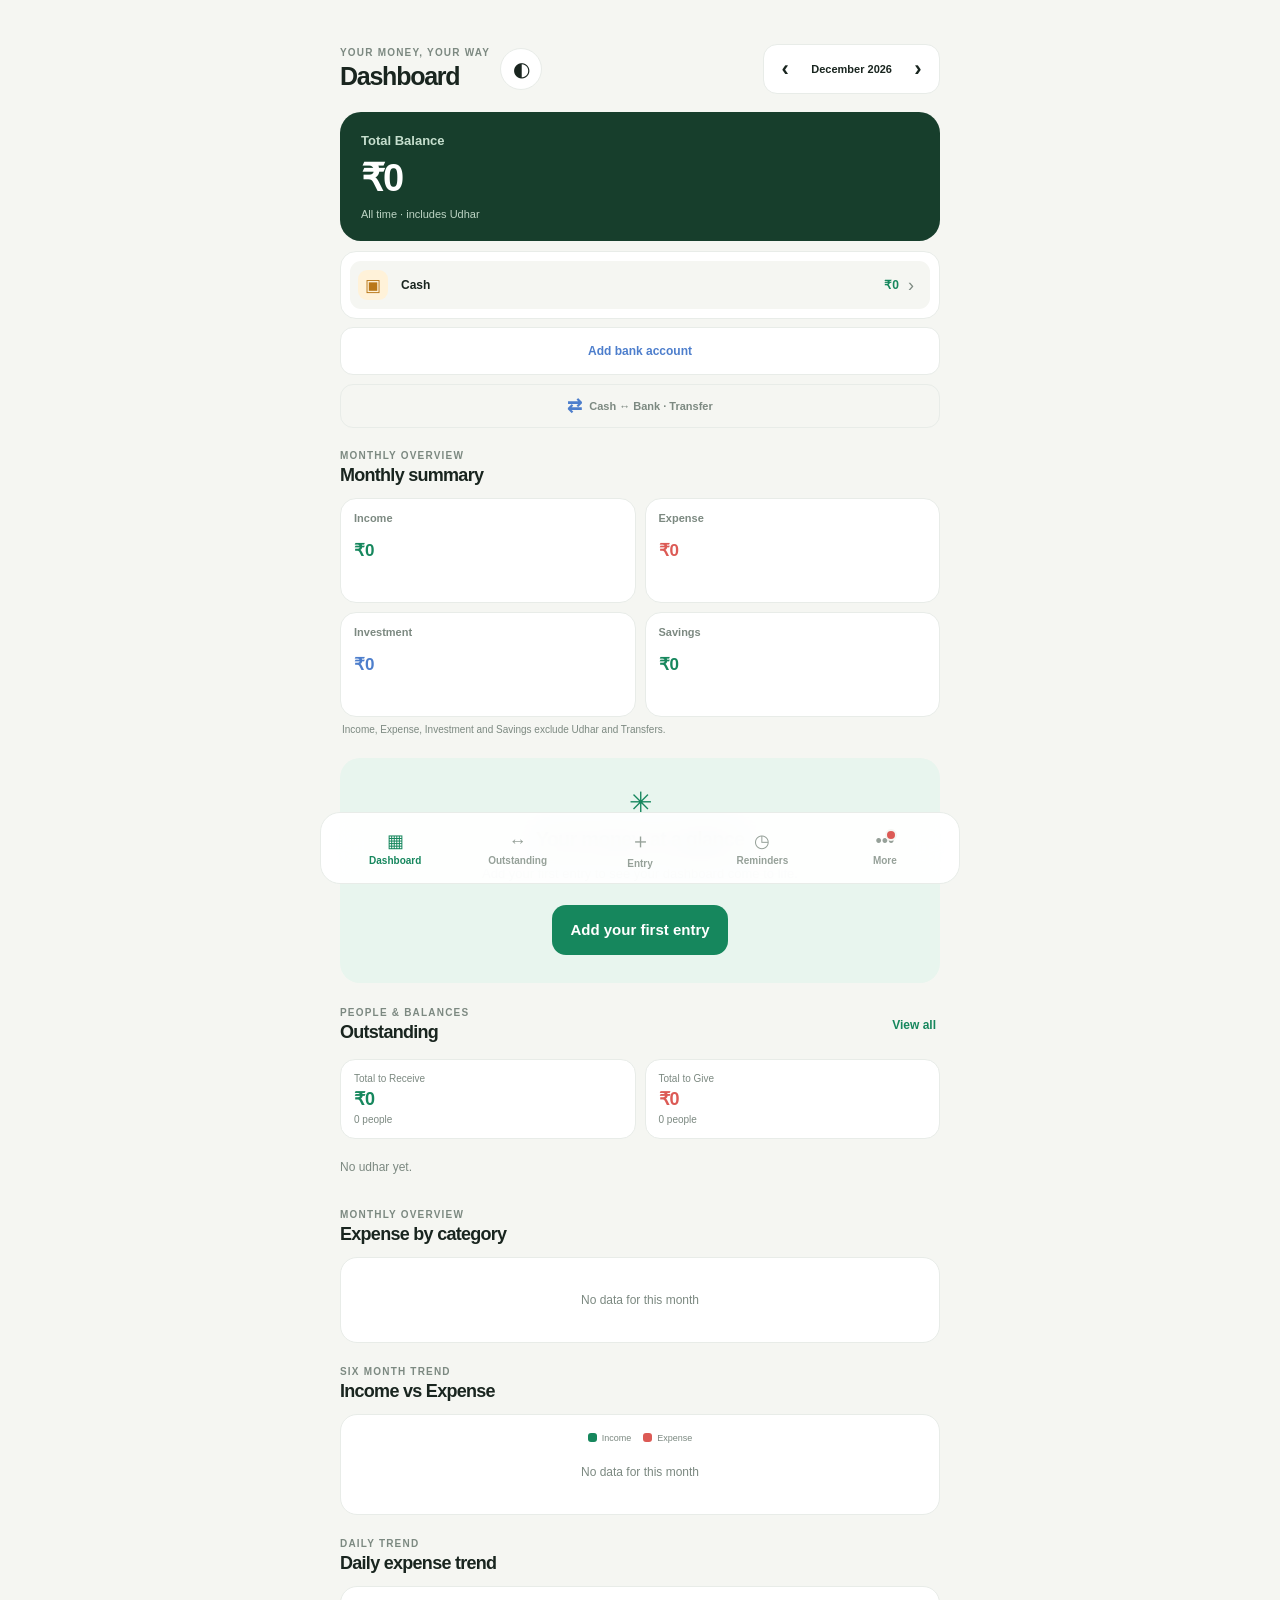
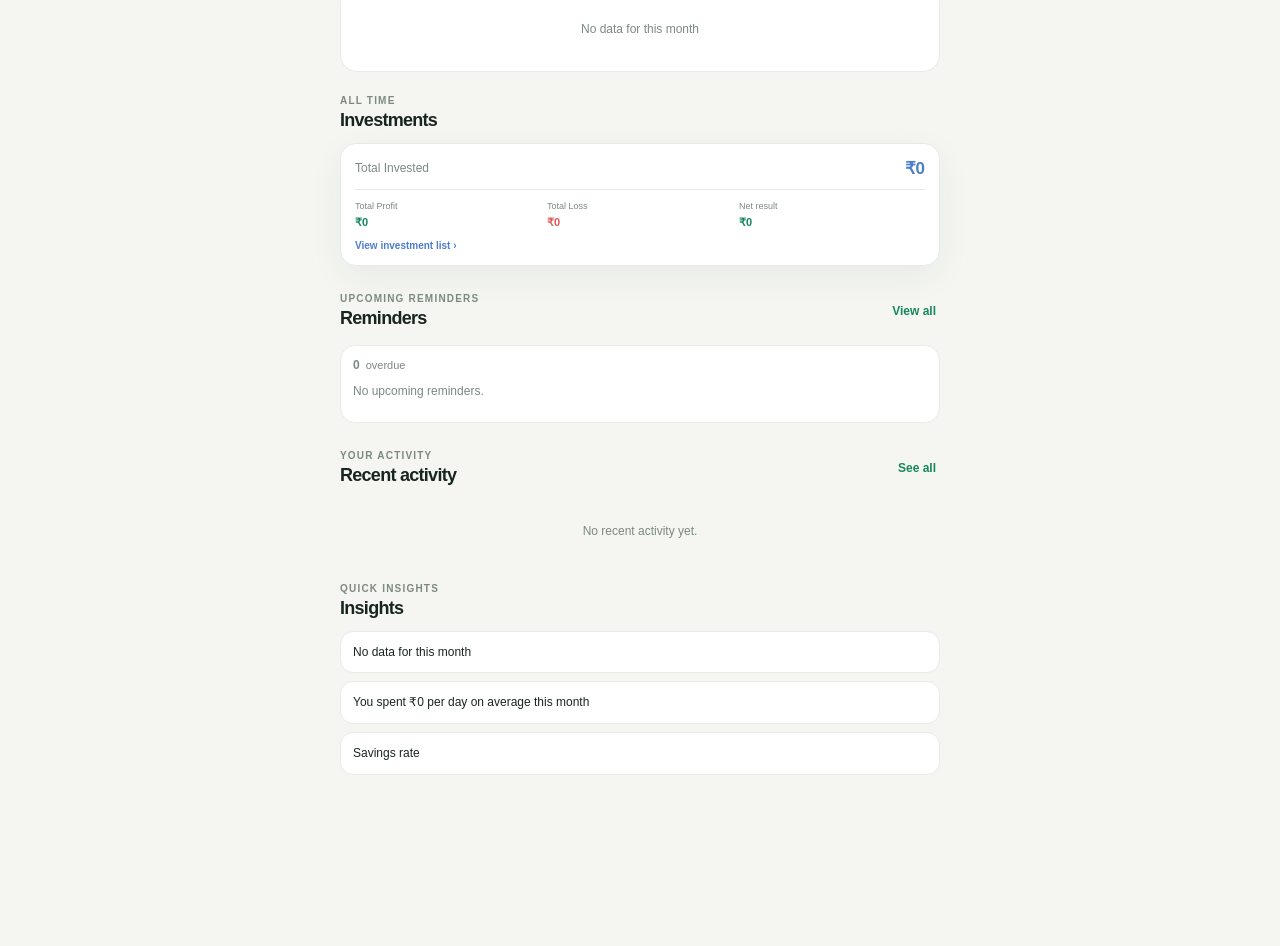
<file: index.html>
<!doctype html>
<html lang="en">
<head>
  <meta charset="utf-8">
  <meta name="viewport" content="width=device-width, initial-scale=1, viewport-fit=cover">
  <meta name="theme-color" content="#f5f6f2">
  <meta name="description" content="A private, offline-first personal finance tracker.">
  <title>Pocket Ledger — Entry</title>
  <link rel="manifest" href="manifest.json">
  <link rel="icon" href="assets/icon.svg" type="image/svg+xml">
  <link rel="stylesheet" href="css/style.css">
</head>
<body>
  <main class="app-shell">
    <header class="topbar" hidden>
      <div class="brand"><span class="brand-mark" aria-hidden="true">₹</span><div><p class="eyebrow" data-i18n="yourMoney">YOUR MONEY, YOUR WAY</p><h1 data-i18n="appName">Pocket Ledger</h1></div></div>
      <button class="theme-button" id="themeToggle" type="button" aria-label="Toggle color theme">◐</button>
    </header>
    <aside class="reminder-banner" id="reminderBanner" hidden role="status"><span id="reminderBannerText"></span><button type="button" id="reminderBannerOpen" data-i18n="openReminders">Open reminders</button></aside>

    <section class="dashboard-view" id="dashboardView">
      <div class="dashboard-header"><div class="dashboard-title"><div><p class="eyebrow" data-i18n="yourMoney">YOUR MONEY, YOUR WAY</p><h1 data-i18n="dashboard">Dashboard</h1></div><button class="theme-button" id="dashboardThemeToggle" type="button" aria-label="Toggle color theme">◐</button></div><div class="month-picker"><button id="previousMonth" type="button" aria-label="Previous month">‹</button><button id="dashboardMonthLabel" type="button">October 2026</button><button id="nextMonth" type="button" aria-label="Next month">›</button><input id="dashboardMonthPicker" type="month" aria-label="Pick month"></div></div>
      <div id="dashboardContent">
        <section class="dashboard-balance-section" aria-label="All-time account balances">
          <article class="available-card" id="dashboardAvailableCard"><span data-i18n="totalBalance">Total Balance</span><strong id="dashboardAvailable">₹0</strong><small data-i18n="allTimeBalance">All time · includes Udhar</small></article>
          <div class="dashboard-accounts-list" id="dashboardAccountsList"></div>
          <button class="dashboard-add-bank" id="dashboardAddBankButton" type="button" data-i18n="addBankAccount" hidden>Add bank account</button>
          <button class="dashboard-transfer-shortcut" id="dashboardTransferButton" type="button"><span aria-hidden="true">⇄</span><span data-i18n="cashBankTransfer">Cash ↔ Bank · Transfer</span></button>
          <section class="account-transactions-sheet" id="accountTransactionsSheet" hidden role="dialog" aria-modal="true" aria-labelledby="accountSheetName">
            <div class="account-sheet-heading"><div><p class="eyebrow" data-i18n="accountTransactions">ACCOUNT TRANSACTIONS</p><h3 id="accountSheetName"></h3></div><button type="button" id="closeAccountSheet" class="account-sheet-close" data-i18n-aria-label="close">×</button></div>
            <strong class="account-sheet-balance" id="accountSheetBalance"></strong><div class="account-sheet-list" id="accountSheetList"></div>
          </section>
        </section>
        <section class="dashboard-section"><div class="section-title-row"><div><p class="eyebrow" data-i18n="monthlyOverview">MONTHLY OVERVIEW</p><h2 data-i18n="monthlySummary">Monthly summary</h2></div></div><div class="dashboard-grid" id="monthlyCards"></div><p class="dashboard-hint" data-i18n="udharNotIncluded">Income, Expense, Investment and Savings exclude Udhar and Transfers.</p></section>
        <section class="dashboard-welcome" id="dashboardWelcome" hidden><span>✳</span><h2 data-i18n="welcomeTitle">Your money, at a glance</h2><p data-i18n="welcomeBody">Add your first entry to see your dashboard come to life.</p><button type="button" id="firstEntryButton" data-i18n="addFirstEntry">Add your first entry</button></section>
        <section class="dashboard-section"><div class="section-title-row"><div><p class="eyebrow" data-i18n="peopleAndBalances">PEOPLE &amp; BALANCES</p><h2 data-i18n="outstanding">Outstanding</h2></div><button type="button" class="text-link" id="dashboardViewAll" data-i18n="viewAll">View all</button></div><div class="dashboard-outstanding-totals"><div><span data-i18n="totalToReceive">Total to Receive</span><strong id="dashboardReceiveTotal">₹0</strong><small id="dashboardReceiveCount"></small></div><div><span data-i18n="totalToGive">Total to Give</span><strong id="dashboardGiveTotal">₹0</strong><small id="dashboardGiveCount"></small></div></div><div class="dashboard-top-people" id="dashboardTopPeople"></div></section>
        <section class="dashboard-section chart-section"><div class="section-title-row"><div><p class="eyebrow" data-i18n="monthlyOverview">MONTHLY OVERVIEW</p><h2 data-i18n="expenseByCategory">Expense by category</h2></div></div><div class="chart-card"><div class="donut-layout"><div id="categoryDonut"></div><div id="categoryLegend" class="category-legend"></div></div><div class="chart-empty" id="categoryEmpty" hidden data-i18n="noDataThisMonth">No data for this month</div></div></section>
        <section class="dashboard-section chart-section"><div class="section-title-row"><div><p class="eyebrow" data-i18n="sixMonthTrend">SIX MONTH TREND</p><h2 data-i18n="incomeVsExpense">Income vs Expense</h2></div></div><div class="chart-card"><div id="sixMonthChart"></div><div class="chart-legend"><span><i class="legend-income"></i><span data-i18n="income">Income</span></span><span><i class="legend-expense"></i><span data-i18n="expense">Expense</span></span></div><div class="chart-empty" id="sixMonthEmpty" hidden data-i18n="noDataThisMonth">No data for this month</div></div></section>
        <section class="dashboard-section chart-section"><div class="section-title-row"><div><p class="eyebrow" data-i18n="dailyTrend">DAILY TREND</p><h2 data-i18n="dailyExpenseTrend">Daily expense trend</h2></div></div><div class="chart-card"><div id="dailyExpenseChart"></div><div class="chart-empty" id="dailyExpenseEmpty" hidden data-i18n="noDataThisMonth">No data for this month</div></div></section>
        <section class="dashboard-section"><div class="section-title-row"><div><p class="eyebrow" data-i18n="allTime">ALL TIME</p><h2 data-i18n="investments">Investments</h2></div></div><button class="dashboard-investment-card" id="investmentSummaryCard" type="button"><div class="investment-summary-top"><span data-i18n="totalInvested">Total Invested</span><strong id="investmentTotal">₹0</strong></div><div class="investment-summary-grid"><span><small data-i18n="totalProfit">Total Profit</small><strong id="investmentProfitTotal">₹0</strong></span><span><small data-i18n="totalLoss">Total Loss</small><strong id="investmentLossTotal">₹0</strong></span><span><small data-i18n="netInvestmentResult">Net result</small><strong id="investmentNetTotal">₹0</strong></span></div><small class="investment-open-hint" data-i18n="viewInvestmentList">View investment list ›</small></button></section>
        <section class="dashboard-section"><div class="section-title-row"><div><p class="eyebrow" data-i18n="upcomingRemindersLabel">UPCOMING REMINDERS</p><h2 data-i18n="reminders">Reminders</h2></div><button type="button" class="text-link" id="dashboardRemindersButton" data-i18n="viewAll">View all</button></div><div class="dashboard-reminders" id="dashboardReminders"><div class="dashboard-reminders-meta"><strong id="overdueReminderCount">0</strong><span data-i18n="overdueReminders">overdue</span></div><div id="upcomingReminderList"></div></div></section>
        <section class="dashboard-section"><div class="section-title-row"><div><p class="eyebrow" data-i18n="yourActivity">YOUR ACTIVITY</p><h2 data-i18n="recentActivity">Recent activity</h2></div><button type="button" class="text-link" id="dashboardSeeAll" data-i18n="seeAll">See all</button></div><div class="entry-list dashboard-recent" id="dashboardRecent"></div><div class="chart-empty" id="dashboardRecentEmpty" hidden data-i18n="noRecentActivity">No recent activity yet.</div></section>
        <section class="dashboard-section"><div class="section-title-row"><div><p class="eyebrow" data-i18n="quickInsights">QUICK INSIGHTS</p><h2 data-i18n="insights">Insights</h2></div></div><div class="insights-list"><p id="highestExpenseInsight"></p><p id="averageExpenseInsight"></p><p id="savingsRateInsight"></p></div></section>
      </div>
    </section>

    <section class="investment-view" id="investmentView" hidden>
      <div id="investmentListView">
        <button class="back-button" id="backToDashboardFromInvestments" type="button"><span>←</span><span data-i18n="backToDashboard">Back to Dashboard</span></button>
        <div class="section-title-row investment-page-heading"><div><p class="eyebrow" data-i18n="allTime">ALL TIME</p><h2 data-i18n="investmentList">Investment list</h2></div></div>
        <div class="investment-filters" id="investmentFilters"></div>
        <div class="investment-list" id="investmentList"></div>
        <div class="investment-empty" id="investmentListEmpty" hidden><p data-i18n="noInvestmentsYet">No investments yet.</p><button type="button" id="investmentFirstEntry" data-i18n="addFirstEntry">Add your first entry</button></div>
      </div>
      <div id="investmentDetailView" hidden>
        <button class="back-button" id="backToInvestmentList" type="button"><span>←</span><span data-i18n="backToInvestments">Back to investments</span></button>
        <div class="investment-detail-heading"><p class="eyebrow" data-i18n="investmentHistory">INVESTMENT HISTORY</p><h2 id="investmentDetailName"></h2><p id="investmentDetailKind"></p></div>
        <div class="investment-detail-totals" id="investmentDetailTotals"></div>
        <div class="investment-quick-actions"><button type="button" data-investment-action="Investment" data-i18n="investMore">Invest more</button><button type="button" data-investment-action="Investment Profit" data-i18n="addProfit">Add Profit</button><button type="button" data-investment-action="Investment Loss" data-i18n="addLoss">Add Loss</button></div>
        <div class="investment-history-list" id="investmentHistoryList"></div>
      </div>
    </section>

    <section class="reports-view" id="reportsView" hidden>
      <header class="reports-header"><p class="eyebrow" data-i18n="reports">REPORTS</p><h1 data-i18n="reports">Reports</h1></header>
      <div class="report-filters" id="reportFilters">
        <label><span data-i18n="period">Period</span><select id="reportPeriod" class="text-input"><option value="thisMonth" data-i18n="thisMonth">This Month</option><option value="lastMonth" data-i18n="lastMonth">Last Month</option><option value="thisYear" data-i18n="thisYear">This Year</option><option value="financialYear" data-i18n="financialYear">Financial Year Apr–Mar</option><option value="custom" data-i18n="customRange">Custom range</option></select></label>
        <div class="report-custom-dates" id="reportCustomDates" hidden><label><span data-i18n="fromDate">From</span><input id="reportFrom" type="date" class="text-input"></label><label><span data-i18n="toDate">To</span><input id="reportTo" type="date" class="text-input"></label></div>
        <label><span data-i18n="account">Account</span><select id="reportAccount" class="text-input"></select></label>
        <label><span data-i18n="type">Type</span><select id="reportType" class="text-input"><option value="all" data-i18n="all">All</option><option value="credit" data-i18n="credit">Credit</option><option value="debit" data-i18n="debit">Debit</option></select></label>
        <label><span data-i18n="category">Category</span><select id="reportCategory" class="text-input"></select></label>
        <label><span data-i18n="person">Person</span><select id="reportPerson" class="text-input"></select></label>
        <label class="include-udhar-control"><input id="includeUdhar" type="checkbox"><span data-i18n="includeUdhar">Include Udhar</span></label>
      </div>
      <div class="report-tabs" role="tablist"><button class="report-tab active" type="button" data-report-tab="summary" data-i18n="summary">Summary</button><button class="report-tab" type="button" data-report-tab="category" data-i18n="category">Category</button><button class="report-tab" type="button" data-report-tab="trend" data-i18n="monthlyTrend">Monthly Trend</button><button class="report-tab" type="button" data-report-tab="account" data-i18n="accountStatement">Account</button><button class="report-tab" type="button" data-report-tab="person" data-i18n="personStatement">Person</button><button class="report-tab" type="button" data-report-tab="investment" data-i18n="investmentReport">Investment</button></div>
      <div class="report-actions"><button id="reportCsvButton" type="button" class="secondary-button" data-i18n="exportCsv">Export CSV</button><button id="reportPrintButton" type="button" class="secondary-button" data-i18n="printPdf">Print / Save PDF</button><button id="reportShareButton" type="button" class="secondary-button" data-i18n="shareReport">Share</button></div>
      <div id="reportPanels">
        <section class="report-panel active" id="reportSummaryPanel"></section><section class="report-panel" id="reportCategoryPanel"></section><section class="report-panel" id="reportTrendPanel"></section><section class="report-panel" id="reportAccountPanel"></section><section class="report-panel" id="reportPersonPanel"></section><section class="report-panel" id="reportInvestmentPanel"></section>
      </div>
      <div class="report-empty" id="reportEmpty" hidden></div>
    </section>

    <section class="pin-lock-screen" id="pinLockScreen" hidden><div class="pin-lock-card"><span class="brand-mark" aria-hidden="true">₹</span><h1 data-i18n="appName">Pocket Ledger</h1><p data-i18n="enterPin">Enter your 4-digit PIN</p><div class="pin-dots" id="pinDots"><i></i><i></i><i></i><i></i></div><p class="pin-error" id="pinError"></p><div class="pin-keypad" id="pinKeypad"></div><button type="button" id="forgotPinButton" class="text-link" data-i18n="forgotPin">Forgot PIN?</button></div></section>
    <section class="pin-setup-overlay" id="pinSetupOverlay" hidden><form id="pinSetupForm" class="pin-setup-card"><h2 data-i18n="setPin">Set PIN</h2><p data-i18n="pinChooseHelp">Enter and confirm a 4-digit PIN.</p><input class="text-input" id="newPinInput" type="password" inputmode="numeric" pattern="[0-9]{4}" maxlength="4" placeholder="••••" required><input class="text-input" id="confirmPinInput" type="password" inputmode="numeric" pattern="[0-9]{4}" maxlength="4" placeholder="••••" required><p id="pinSetupError" class="pin-error"></p><button type="submit" class="save-button" data-i18n="save">Save</button><button type="button" id="cancelPinSetup" class="secondary-button" data-i18n="cancel">Cancel</button></form></section>
    <section class="restore-overlay" id="restoreOverlay" hidden><div class="restore-card"><h2 data-i18n="restoreBackup">Restore backup</h2><p id="restoreSummary"></p><div class="restore-actions"><button type="button" id="replaceBackupButton" class="delete-person-button" data-i18n="replaceCurrentData">Replace current data</button><button type="button" id="mergeBackupButton" class="save-button" data-i18n="mergeBackup">Merge (skip duplicates by ID)</button><button type="button" id="cancelRestoreButton" class="secondary-button" data-i18n="cancel">Cancel</button></div></div></section>

    <section class="month-card" aria-label="This month summary" hidden>
      <div class="month-heading"><span data-i18n="thisMonth">This month</span><span id="monthLabel"></span></div>
      <div class="summary-grid">
        <div class="summary-item"><span data-i18n="credit">Credit</span><strong class="credit-text" id="monthCredit">₹0</strong></div>
        <div class="summary-item"><span data-i18n="debit">Debit</span><strong class="debit-text" id="monthDebit">₹0</strong></div>
        <div class="summary-item"><span data-i18n="balance">Balance</span><strong id="monthBalance">₹0</strong></div>
      </div>
    </section>

    <section class="entry-card" id="entryCard" hidden>
      <div class="section-title-row"><div><p class="eyebrow" data-i18n="quickEntry">QUICK ENTRY</p><h2 data-i18n="addTransaction">Add transaction</h2></div><span class="today-label" id="todayLabel"></span></div>
      <form id="transactionForm" novalidate>
        <div class="kind-toggle" role="group" aria-label="Transaction kind">
          <button type="button" class="kind-button" data-kind="credit"><span>↙</span><span data-i18n="credit">Credit</span></button>
          <button type="button" class="kind-button active" data-kind="debit"><span>↗</span><span data-i18n="debit">Debit</span></button>
          <button type="button" class="kind-button" data-kind="transfer"><span>↔</span><span data-i18n="transfer">Transfer</span></button>
        </div>

        <fieldset class="field-group" id="typeFieldGroup"><legend data-i18n="chooseType">Choose a type</legend><div class="chip-list" id="typeChips"></div></fieldset>

        <label class="field-label" for="amount" data-i18n="amount">Amount</label>
        <div class="amount-wrap"><span aria-hidden="true">₹</span><input id="amount" name="amount" type="text" inputmode="decimal" autocomplete="off" placeholder="0" aria-label="Amount in rupees" required></div>
        <p class="field-hint" data-i18n="amountHint">Enter the amount in rupees</p>

        <div id="dynamicFields" class="dynamic-fields"></div>

        <div class="two-columns">
          <label class="field-label" for="date" data-i18n="date">Date</label>
          <label class="field-label" for="note" data-i18n="noteOptional">Note <span>(optional)</span></label>
          <input id="date" name="date" type="date" required>
          <input id="note" name="note" type="text" maxlength="120" placeholder="Add a note" data-i18n-placeholder="notePlaceholder">
        </div>

        <p class="form-error" id="formError" role="alert" aria-live="polite"></p>
        <button class="save-button" id="saveButton" type="submit"><span>＋</span><span data-i18n="saveTransaction">Save transaction</span></button>
      </form>
    </section>

    <section class="recent-section" hidden>
      <div class="section-title-row recent-heading"><div><p class="eyebrow" data-i18n="yourActivity">YOUR ACTIVITY</p><h2 data-i18n="recentEntries">Recent entries</h2></div><span class="count-pill" id="entryCount">0</span></div>
      <div class="entry-list" id="recentEntries"></div>
      <div class="empty-state" id="emptyState"><span class="empty-icon">✳</span><strong data-i18n="nothingYet">Nothing here yet</strong><p data-i18n="emptyHint">Your recent transactions will show up here.</p></div>
    </section>

    <section class="outstanding-view" id="outstandingView" hidden>
      <div id="outstandingListView">
        <div class="section-title-row outstanding-heading"><div><p class="eyebrow" data-i18n="peopleAndBalances">PEOPLE &amp; BALANCES</p><h2 data-i18n="outstanding">Outstanding</h2></div></div>
        <div class="outstanding-summary">
          <article class="outstanding-total receive-total"><span data-i18n="totalToReceive">Total to Receive</span><strong id="totalToReceive">₹0</strong></article>
          <article class="outstanding-total give-total"><span data-i18n="totalToGive">Total to Give</span><strong id="totalToGive">₹0</strong></article>
        </div>
        <div class="outstanding-filters" role="tablist" aria-label="Outstanding filter">
          <button class="outstanding-filter active" type="button" data-out-filter="all" data-i18n="all">All</button>
          <button class="outstanding-filter" type="button" data-out-filter="receive" data-i18n="toReceive">To Receive</button>
          <button class="outstanding-filter" type="button" data-out-filter="give" data-i18n="toGive">To Give</button>
          <button class="outstanding-filter" type="button" data-out-filter="settled" data-i18n="settledTab">Settled</button>
        </div>
        <label class="outstanding-search"><span aria-hidden="true">⌕</span><input id="outstandingSearch" type="search" data-i18n-placeholder="searchPerson" placeholder="Search a person"></label>
        <div class="outstanding-people" id="outstandingPeople"></div>
        <div class="outstanding-empty" id="outstandingEmpty" hidden><span>↔</span><strong data-i18n="noUdharYet">No udhar yet.</strong><p data-i18n="addOneFromEntry">Add one from the Entry screen.</p></div>
      </div>
      <div id="personDetailView" hidden>
        <button class="back-button" id="backToOutstanding" type="button"><span>←</span><span data-i18n="backToOutstanding">Back to Outstanding</span></button>
        <div class="person-detail-heading"><div class="person-avatar" id="detailAvatar">P</div><div><p class="eyebrow" data-i18n="personDetail">PERSON DETAIL</p><h2 id="detailPersonName"></h2></div><button type="button" class="icon-action" id="renamePerson" data-i18n-title="renamePerson" aria-label="Rename person">✎</button></div>
        <article class="detail-balance-card" id="detailBalanceCard"><span id="detailStatus"></span><strong id="detailBalance">₹0</strong></article>
        <div class="quick-actions" aria-label="Quick Udhar actions">
          <button type="button" data-quick-type="Udhar Given"><span>↗</span><small data-i18n="addUdharGiven">Add Udhar Given</small></button>
          <button type="button" data-quick-type="Udhar Taken"><span>↙</span><small data-i18n="addUdharTaken">Add Udhar Taken</small></button>
          <button type="button" data-quick-type="Udhar Received Back"><span>↙</span><small data-i18n="receivedBack">Received Back</small></button>
          <button type="button" data-quick-type="Udhar Repaid"><span>↗</span><small data-i18n="repaid">Repaid</small></button>
        </div>
        <button type="button" id="settleFullAmount" class="settle-button" data-i18n="settleFullAmount">Settle full amount</button>
        <button type="button" id="shareSummary" class="share-button" data-i18n="shareSummary">Share summary</button>
        <button type="button" id="createPersonReminder" class="share-button" data-i18n="createReminder">Create reminder</button>
        <div class="section-title-row history-heading"><div><p class="eyebrow" data-i18n="transactionHistory">TRANSACTION HISTORY</p><h2 data-i18n="history">History</h2></div></div>
        <div class="person-history" id="personHistory"></div>
        <button type="button" id="deletePerson" class="delete-person-button" data-i18n="deletePerson">Delete person</button>
      </div>
    </section>

    <section class="settings-view" id="settingsView" hidden>
      <div class="section-title-row"><div><p class="eyebrow" data-i18n="preferences">PREFERENCES</p><h2 data-i18n="settings">Settings</h2></div></div>
      <section class="accounts-card"><div class="section-title-row"><div><p class="eyebrow" data-i18n="moneyPlaces">MONEY PLACES</p><h2 data-i18n="accounts">Accounts</h2></div><button id="addAccountButton" type="button" class="text-link" data-i18n="addAccount">+ Add account</button></div><div id="accountManagerList"></div></section>
      <section class="accounts-card settings-section"><h2 data-i18n="categoriesSettings">Categories</h2><div class="settings-category-columns"><div><h3 data-i18n="expenseCategories">Expense categories</h3><div id="expenseCategorySettings"></div><button id="addExpenseCategory" type="button" class="secondary-button" data-i18n="addCategory">+ Add category</button></div><div><h3 data-i18n="investmentKinds">Investment kinds</h3><div id="investmentKindSettings"></div><button id="addInvestmentKind" type="button" class="secondary-button" data-i18n="addInvestmentKind">+ Add kind</button></div></div></section>
      <section class="accounts-card settings-section"><h2 data-i18n="languageTheme">Language and Theme</h2><div class="settings-control-row"><label for="languageSelect" data-i18n="language">Language</label><select id="languageSelect" class="text-input"><option value="en" data-i18n="english">English</option><option value="gu" data-i18n="gujarati">ગુજરાતી</option></select></div><div class="settings-control-row"><label for="themeSelect" data-i18n="theme">Theme</label><select id="themeSelect" class="text-input"><option value="auto" data-i18n="autoTheme">Auto</option><option value="light" data-i18n="lightTheme">Light</option><option value="dark" data-i18n="darkTheme">Dark</option></select></div></section>
      <section class="accounts-card settings-section"><h2 data-i18n="security">Security · PIN lock</h2><p class="settings-help" data-i18n="pinHelp">Set a 4-digit PIN to lock this app on this device.</p><button id="setPinButton" type="button" class="secondary-button" data-i18n="setPin">Set PIN</button><button id="removePinButton" type="button" class="secondary-button" data-i18n="removePin">Remove PIN</button><label class="settings-control-row"><span data-i18n="lockAfterBackground">Lock after background</span><select id="lockDelaySelect" class="text-input"><option value="0" data-i18n="immediately">Immediately</option><option value="60000" data-i18n="oneMinute">1 minute</option><option value="300000" data-i18n="fiveMinutes">5 minutes</option></select></label></section>
      <section class="accounts-card settings-section"><h2 data-i18n="backupRestore">Backup and Restore</h2><aside class="backup-reminder-banner" id="backupBanner" hidden role="status"><span data-i18n="backupBannerText">Keep a safe copy of your data. Create a backup at least every 30 days.</span><button type="button" id="backupBannerButton" data-i18n="takeBackup">Back up now</button></aside><p class="settings-help" data-i18n="backupHelp">If your phone is lost or browser data is cleared, only a backup file can restore your data. Save it to Google Drive, WhatsApp, or email.</p><p class="settings-help" id="lastBackupLabel"></p><div class="backup-actions"><button id="exportBackupButton" type="button" class="secondary-button" data-i18n="exportBackup">Export Backup</button><button id="shareBackupButton" type="button" class="secondary-button" data-i18n="shareBackup">Share Backup</button><button id="importBackupButton" type="button" class="secondary-button" data-i18n="importBackup">Import Backup</button><input type="file" id="backupFileInput" accept="application/json,.json" hidden></div></section>
      <section class="accounts-card settings-section danger-zone"><h2 data-i18n="data">Data</h2><p class="settings-help" data-i18n="deleteAllHelp">Permanently remove all data stored on this device.</p><button id="deleteAllDataButton" type="button" class="delete-person-button" data-i18n="deleteAllData">Delete all data</button></section>
      <section class="accounts-card settings-section"><h2 data-i18n="about">About</h2><p id="appVersionLabel"></p><p id="storageUsedLabel"></p><button id="persistentStorageButton" type="button" class="secondary-button" data-i18n="requestPersistentStorage">Request persistent storage</button></section>
    </section>
    <section class="reminders-view" id="remindersView" hidden>
      <div class="section-title-row reminder-page-heading"><div><p class="eyebrow" data-i18n="moneyReminders">MONEY REMINDERS</p><h2 data-i18n="reminders">Reminders</h2></div></div>
      <div class="reminder-summary"><div><small data-i18n="pendingToReceive">Pending to Receive</small><strong id="reminderReceiveTotal">₹0</strong></div><div><small data-i18n="pendingToGive">Pending to Give</small><strong id="reminderGiveTotal">₹0</strong></div></div>
      <div class="reminder-tabs" role="tablist"><button type="button" class="reminder-tab active" data-reminder-tab="Today" data-i18n="today">Today</button><button type="button" class="reminder-tab" data-reminder-tab="Upcoming" data-i18n="upcoming">Upcoming</button><button type="button" class="reminder-tab" data-reminder-tab="Overdue" data-i18n="overdue">Overdue</button><button type="button" class="reminder-tab" data-reminder-tab="Done" data-i18n="done">Done</button></div>
      <div id="reminderList" class="reminder-list"></div><div class="reminder-empty" id="reminderEmpty" hidden></div>
      <form class="reminder-form" id="reminderForm" hidden>
        <div class="section-title-row"><h2 id="reminderFormTitle" data-i18n="addReminder">Add reminder</h2><button type="button" id="cancelReminderForm" class="account-sheet-close" data-i18n-aria-label="close">×</button></div>
        <label class="field-label" for="reminderType" data-i18n="reminderType">Type</label><select class="text-input reminder-input" id="reminderType" required><option value="receive" data-i18n="toReceive">To Receive</option><option value="give" data-i18n="toGive">To Give</option></select>
        <label class="field-label" for="reminderPerson" data-i18n="person">Person</label><div class="reminder-person-row"><select class="text-input reminder-input" id="reminderPerson" required></select><button type="button" id="addReminderPerson" class="secondary-button" data-i18n="addPerson">+ Add new person</button></div>
        <label class="field-label" for="reminderAmount" data-i18n="amount">Amount</label><div class="amount-wrap reminder-amount-wrap"><span>₹</span><input class="reminder-input" id="reminderAmount" type="text" inputmode="decimal" autocomplete="off" required></div>
        <div class="reminder-datetime"><div><label class="field-label" for="reminderDueDate" data-i18n="dueDate">Due date</label><input class="text-input reminder-input" id="reminderDueDate" type="date" required></div><div><label class="field-label" for="reminderTime" data-i18n="timeOptional">Time (optional)</label><input class="text-input reminder-input" id="reminderTime" type="time"></div></div>
        <label class="field-label" for="reminderNote" data-i18n="noteOptional">Note (optional)</label><input class="text-input reminder-input" id="reminderNote" maxlength="180">
        <div class="reminder-datetime"><div><label class="field-label" for="reminderRepeat" data-i18n="repeat">Repeat</label><select class="text-input reminder-input" id="reminderRepeat"><option value="None" data-i18n="none">None</option><option value="Weekly" data-i18n="weekly">Weekly</option><option value="Monthly" data-i18n="monthly">Monthly</option></select></div><div><label class="field-label" for="reminderStatus" data-i18n="status">Status</label><select class="text-input reminder-input" id="reminderStatus"><option value="Pending" data-i18n="pending">Pending</option><option value="Done" data-i18n="done">Done</option></select></div></div>
        <p class="reminder-form-error" id="reminderFormError"></p><button class="save-button reminder-save" type="submit" data-i18n="saveReminder">Save reminder</button>
      </form>
      <button class="reminder-fab" id="addReminderButton" type="button" data-i18n-aria-label="addReminder">＋</button>
    </section>
    <section class="placeholder-view" id="placeholderView" hidden><h2 id="placeholderTitle"></h2><p data-i18n="comingLater">This section is ready for a future update.</p></section>
  </main>

  <nav class="bottom-nav" aria-label="Main navigation">
    <button class="nav-item selected" type="button" data-screen="dashboard"><span>▦</span><small data-i18n="dashboard">Dashboard</small></button>
    <button class="nav-item" type="button" data-screen="outstanding"><span>↔</span><small data-i18n="outstanding">Outstanding</small></button>
    <button class="nav-item" type="button" data-screen="entry"><span>＋</span><small data-i18n="entry">Entry</small></button>
    <button class="nav-item" type="button" data-screen="reminders"><span>◷</span><small data-i18n="reminders">Reminders</small></button>
    <button class="nav-item" id="moreNavButton" type="button" data-screen="more"><span>•••</span><small data-i18n="more">More</small></button>
  </nav>
  <div class="more-menu" id="moreMenu" hidden><button type="button" data-more="reports" data-i18n="reports">Reports</button><button type="button" id="settingsMenuButton" data-more="settings" data-i18n="settings">Settings</button></div>
  <div class="toast" id="toast" role="status" aria-live="polite"></div>

  <script src="js/translations.js"></script>
  <script src="js/db.js"></script>
  <script src="js/app.js"></script>
</body>
</html>
</file>
<file: css/style.css>
:root{color-scheme:light;--bg:#f5f6f2;--surface:#fff;--ink:#19251f;--muted:#7c8981;--line:#e8ece8;--green:#16875d;--green-soft:#e8f5ee;--red:#dc5a55;--red-soft:#fff0ee;--accent:var(--red);--accent-soft:var(--red-soft);--shadow:0 10px 34px rgba(30,54,40,.06)}
*{box-sizing:border-box}body{margin:0;background:var(--bg);color:var(--ink);font-family:'DM Sans',sans-serif;font-size:15px;-webkit-font-smoothing:antialiased}button,input{font:inherit}button{cursor:pointer}.app-shell{width:min(100%,640px);margin:0 auto;padding:22px 20px calc(108px + env(safe-area-inset-bottom))}.topbar,.brand,.section-title-row,.month-heading,.summary-grid,.two-columns{display:flex}.topbar,.section-title-row,.month-heading{align-items:center;justify-content:space-between}.brand{align-items:center;gap:11px}.brand-mark{display:grid;place-items:center;background:#183e2c;color:white;width:42px;height:42px;border-radius:14px;font:700 20px Manrope,sans-serif}.eyebrow{font-size:10px;letter-spacing:.12em;font-weight:700;color:var(--muted);margin:0 0 4px}.brand h1{font:800 20px Manrope,sans-serif;margin:0;letter-spacing:-.04em}.theme-button{width:42px;height:42px;border:1px solid var(--line);background:var(--surface);border-radius:50%;font-size:20px;color:var(--ink)}.month-card{margin:22px 0 18px;padding:17px 18px 19px;border-radius:19px;background:#fff;box-shadow:var(--shadow)}.month-heading{font-weight:700;font-size:13px}.month-heading span:last-child{color:var(--muted);font-size:12px;font-weight:500}.summary-grid{margin-top:17px}.summary-item{display:flex;flex:1;min-width:0;flex-direction:column;gap:6px}.summary-item+ .summary-item{border-left:1px solid var(--line);padding-left:16px}.summary-item span{font-size:11px;color:var(--muted)}.summary-item strong{font:700 16px Manrope,sans-serif;white-space:nowrap}.credit-text{color:var(--green)}.debit-text{color:var(--red)}.entry-card{--accent:var(--red);--accent-soft:var(--red-soft);padding:22px 19px 19px;background:var(--surface);border-radius:24px;box-shadow:var(--shadow);transition:--accent .2s}.entry-card.credit-mode{--accent:var(--green);--accent-soft:var(--green-soft)}h2{font:800 20px Manrope,sans-serif;letter-spacing:-.04em;margin:0}.today-label{font-size:11px;color:var(--muted);background:var(--bg);padding:7px 10px;border-radius:20px}.kind-toggle{margin:20px 0 22px;display:grid;grid-template-columns:1fr 1fr;gap:8px;padding:5px;background:var(--bg);border-radius:16px}.kind-button{height:50px;border:0;border-radius:12px;background:transparent;color:var(--muted);font-weight:700;display:flex;gap:8px;align-items:center;justify-content:center;transition:.18s}.kind-button span:first-child{font-size:17px}.kind-button.active[data-kind=debit]{background:var(--red);color:#fff;box-shadow:0 5px 12px #dc5a5533}.kind-button.active[data-kind=credit]{background:var(--green);color:#fff;box-shadow:0 5px 12px #16875d33}.field-group{border:0;padding:0;margin:0 0 19px;min-width:0}.field-group legend,.field-label{display:block;margin-bottom:9px;color:#536158;font-weight:600;font-size:12px}.chip-list{display:flex;flex-wrap:wrap;gap:8px}.chip{min-height:48px;border:1px solid var(--line);padding:0 13px;border-radius:30px;background:var(--surface);color:#536158;font-size:12px;font-weight:600;transition:.15s}.chip.selected{border-color:var(--accent);background:var(--accent-soft);color:var(--accent)}.amount-wrap{display:flex;align-items:center;gap:8px;border-bottom:1.5px solid var(--line);padding:2px 0 8px;transition:border-color .2s}.amount-wrap:focus-within{border-color:var(--accent)}.amount-wrap>span{font:600 27px Manrope,sans-serif;color:var(--accent)}.amount-wrap input{min-width:0;width:100%;border:0;outline:0;background:transparent;color:var(--ink);font:700 38px Manrope,sans-serif;letter-spacing:-.05em}.amount-wrap input::placeholder{color:#c8d0ca}.field-hint{font-size:11px;color:#a0aaa3;margin:7px 0 17px}.dynamic-fields{margin-bottom:16px}.subfield{margin-bottom:16px}.subfield:last-child{margin-bottom:0}.text-input,.two-columns input{width:100%;height:48px;border:1px solid var(--line);border-radius:12px;padding:0 13px;background:var(--surface);outline:0;color:var(--ink)}.text-input:focus,.two-columns input:focus{border-color:var(--accent)}.two-columns{display:grid;grid-template-columns:1fr 1.2fr;gap:0 12px}.two-columns input{margin:0 0 16px}.two-columns .field-label{margin-bottom:8px}.field-label span{color:#9ba69e;font-weight:400}.two-columns input[type=date]{font-size:12px}.form-error{min-height:0;margin:0;color:var(--red);font-size:12px;font-weight:600}.form-error:not(:empty){padding:2px 0 12px}.save-button{margin-top:12px;width:100%;height:56px;border:0;border-radius:15px;background:var(--accent);color:white;font-weight:700;font-size:15px;box-shadow:0 8px 16px color-mix(in srgb,var(--accent) 22%,transparent);display:flex;align-items:center;justify-content:center;gap:8px}.save-button:disabled{opacity:.65;cursor:wait}.save-button span:first-child{font-size:20px}.recent-section{margin-top:28px}.recent-heading{margin-bottom:15px}.count-pill{padding:5px 9px;border-radius:20px;background:#e9eee9;color:#68756d;font-size:11px;font-weight:700}.entry-list{display:grid;gap:9px}.transaction-row{display:grid;grid-template-columns:42px 1fr auto;align-items:center;gap:11px;padding:13px;background:var(--surface);border:1px solid var(--line);border-radius:16px}.transaction-icon{width:42px;height:42px;border-radius:14px;background:var(--icon-bg);color:var(--icon-color);display:grid;place-items:center;font-size:17px}.transaction-main{min-width:0}.transaction-name{font-size:13px;font-weight:700;white-space:nowrap;overflow:hidden;text-overflow:ellipsis}.transaction-meta{margin-top:4px;color:var(--muted);font-size:11px;white-space:nowrap;overflow:hidden;text-overflow:ellipsis}.transaction-side{text-align:right}.transaction-amount{font:700 14px Manrope,sans-serif;white-space:nowrap}.transaction-amount.credit{color:var(--green)}.transaction-amount.debit{color:var(--red)}.row-actions{display:flex;justify-content:flex-end;gap:2px;margin-top:3px}.row-actions button{border:0;background:transparent;color:#9ba69e;font-size:11px;padding:4px 5px;min-height:26px}.row-actions button:hover{color:var(--ink)}.empty-state{display:none;text-align:center;padding:35px 10px;color:var(--muted);background:var(--surface);border:1px dashed var(--line);border-radius:18px}.empty-state.visible{display:block}.empty-icon{font-size:25px;color:#b2c5b7}.empty-state strong{display:block;color:var(--ink);font-size:13px;margin:8px}.empty-state p{margin:0;font-size:12px}.bottom-nav{position:fixed;z-index:5;bottom:0;left:50%;transform:translateX(-50%);width:min(100%,640px);padding:10px 13px calc(10px + env(safe-area-inset-bottom));display:flex;justify-content:space-around;background:color-mix(in srgb,var(--surface) 94%,transparent);border-top:1px solid var(--line);backdrop-filter:blur(18px)}.nav-item{flex:1;min-height:50px;border:0;background:transparent;color:#96a199;display:flex;flex-direction:column;align-items:center;justify-content:center;gap:3px}.nav-item span{font-size:18px}.nav-item small{font-size:10px;font-weight:600}.nav-item.selected{color:#16875d}.toast{position:fixed;z-index:10;bottom:calc(82px + env(safe-area-inset-bottom));left:50%;transform:translate(-50%,12px);opacity:0;pointer-events:none;background:#183e2c;color:#fff;padding:11px 18px;border-radius:24px;font-size:13px;font-weight:700;transition:.2s}.toast.show{opacity:1;transform:translate(-50%,0)}.person-wrap{position:relative}.suggestions{position:absolute;z-index:3;top:100%;left:0;right:0;margin-top:5px;background:var(--surface);border:1px solid var(--line);border-radius:13px;box-shadow:var(--shadow);max-height:190px;overflow:auto;display:none}.suggestions.open{display:block}.suggestion{width:100%;height:48px;text-align:left;border:0;border-bottom:1px solid var(--line);background:transparent;padding:0 13px;color:var(--ink);font-size:13px}.suggestion:last-child{border:0}.suggestion.add{color:var(--accent);font-weight:700}.outstanding-hint{font-size:11px;font-weight:600;margin:8px 0 0}.outstanding-hint.positive{color:var(--green)}.outstanding-hint.negative{color:var(--red)}.outstanding-hint.settled{color:var(--muted)}
@media(min-width:680px){body{padding:22px 0}.app-shell{padding-top:18px}.bottom-nav{bottom:16px;border:1px solid var(--line);border-radius:20px;padding-bottom:10px}.toast{bottom:90px}}
@media(max-width:370px){.app-shell{padding-left:14px;padding-right:14px}.entry-card{padding:18px 15px}.summary-item+ .summary-item{padding-left:10px}.summary-item strong{font-size:14px}.chip{padding:0 10px;font-size:11px}.two-columns{grid-template-columns:1fr 1fr}}
@media(prefers-color-scheme:dark){body:not(.light-theme){--bg:#101713;--surface:#19231d;--ink:#e9f0ea;--muted:#a0ada4;--line:#2c3931;--green-soft:#1e3b2d;--red-soft:#452b2b;--shadow:0 10px 34px #0003;color-scheme:dark}.month-card{background:var(--surface)}body:not(.light-theme) .brand-mark{background:#2e7854}body:not(.light-theme) .count-pill{background:#26342b;color:#b3c0b6}}
body.dark-theme{--bg:#101713;--surface:#19231d;--ink:#e9f0ea;--muted:#a0ada4;--line:#2c3931;--green-soft:#1e3b2d;--red-soft:#452b2b;--shadow:0 10px 34px #0003;color-scheme:dark}.dark-theme .month-card{background:var(--surface)}.dark-theme .brand-mark{background:#2e7854}.dark-theme .count-pill{background:#26342b;color:#b3c0b6}

/* Outstanding list and person detail */
[hidden],.outstanding-view[hidden]{display:none!important}.outstanding-view{padding:2px 0 18px}.outstanding-heading{margin:4px 0 17px}.outstanding-summary{display:grid;grid-template-columns:1fr 1fr;gap:10px;margin-bottom:17px}.outstanding-total{min-height:92px;padding:15px;border-radius:17px;display:flex;flex-direction:column;justify-content:space-between}.outstanding-total span{font-size:11px;font-weight:600}.outstanding-total strong{font:800 20px Manrope,sans-serif;white-space:nowrap}.receive-total{color:var(--green);background:var(--green-soft)}.give-total{color:var(--red);background:var(--red-soft)}.outstanding-filters{display:flex;gap:5px;overflow-x:auto;padding:2px 0 12px;scrollbar-width:none}.outstanding-filters::-webkit-scrollbar{display:none}.outstanding-filter{flex:0 0 auto;min-height:48px;padding:0 14px;border:1px solid var(--line);border-radius:24px;background:var(--surface);color:var(--muted);font-size:12px;font-weight:600}.outstanding-filter.active{background:#183e2c;border-color:#183e2c;color:#fff}.outstanding-search{display:flex;align-items:center;gap:8px;height:50px;padding:0 14px;margin:0 0 12px;border:1px solid var(--line);border-radius:14px;background:var(--surface);color:var(--muted)}.outstanding-search span{font-size:22px}.outstanding-search input{width:100%;border:0;outline:0;background:transparent;color:var(--ink);font:inherit}.outstanding-people{display:grid;gap:9px}.outstanding-person-row{display:flex;align-items:center;gap:11px;width:100%;min-height:78px;padding:12px;border:1px solid var(--line);border-radius:16px;background:var(--surface);text-align:left;color:var(--ink)}.person-avatar{flex:0 0 44px;width:44px;height:44px;display:grid;place-items:center;border-radius:15px;background:#e9f1eb;color:#315d43;font:700 16px Manrope,sans-serif}.outstanding-person-main{min-width:0;flex:1;display:grid;gap:3px}.outstanding-person-main strong{font-size:14px;overflow:hidden;text-overflow:ellipsis;white-space:nowrap}.outstanding-person-main small{font-size:11px}.outstanding-status{font-weight:600}.positive{color:var(--green)}.negative{color:var(--red)}.settled{color:var(--muted)}.outstanding-last{color:var(--muted)}.outstanding-person-value{display:flex;align-items:center;gap:6px;font:700 13px Manrope,sans-serif;white-space:nowrap}.outstanding-person-value span{font-size:21px;color:#aab5ad}.outstanding-empty,.history-empty{padding:33px 18px;text-align:center;border:1px dashed var(--line);border-radius:17px;background:var(--surface);color:var(--muted)}.outstanding-empty>span{display:block;font-size:27px;color:#a9bfaf}.outstanding-empty strong{display:block;margin:8px 0 4px;color:var(--ink);font-size:14px}.outstanding-empty p{margin:0;font-size:12px}.back-button{display:flex;align-items:center;gap:9px;min-height:48px;padding:0 2px;border:0;background:transparent;color:var(--muted);font-size:13px;font-weight:600}.back-button span:first-child{font-size:20px}.person-detail-heading{display:flex;align-items:center;gap:12px;margin:11px 0 16px}.person-detail-heading .person-avatar{width:50px;height:50px;flex-basis:50px;font-size:18px}.person-detail-heading h2{max-width:250px;overflow:hidden;text-overflow:ellipsis;white-space:nowrap}.person-detail-heading>div:nth-child(2){flex:1;min-width:0}.icon-action{width:48px;height:48px;border:1px solid var(--line);border-radius:14px;background:var(--surface);color:var(--muted);font-size:20px}.detail-balance-card{display:flex;flex-direction:column;align-items:center;justify-content:center;gap:7px;min-height:132px;margin-bottom:13px;border-radius:20px;background:var(--bg)}.detail-balance-card span{font-size:13px;font-weight:600}.detail-balance-card strong{font:800 32px Manrope,sans-serif;letter-spacing:-.04em}.detail-balance-card.positive{background:var(--green-soft)}.detail-balance-card.negative{background:var(--red-soft)}.detail-balance-card.settled{color:var(--muted)}.quick-actions{display:grid;grid-template-columns:repeat(4,1fr);gap:7px;margin-bottom:10px}.quick-actions button{min-width:0;min-height:78px;padding:8px 3px;border:1px solid var(--line);border-radius:14px;background:var(--surface);color:var(--ink);display:flex;flex-direction:column;align-items:center;justify-content:center;gap:5px}.quick-actions button span{font-size:18px;color:var(--green)}.quick-actions button small{font-size:10px;font-weight:600;line-height:1.2;text-align:center}.settle-button,.share-button,.delete-person-button{width:100%;min-height:50px;border-radius:14px;font-weight:700}.settle-button{border:0;background:#183e2c;color:white}.share-button{margin-top:8px;border:1px solid var(--line);background:var(--surface);color:var(--ink)}.history-heading{margin:23px 0 12px}.person-history{display:grid;gap:9px}.history-row{padding:13px;border:1px solid var(--line);border-radius:15px;background:var(--surface)}.history-top{display:flex;justify-content:space-between;gap:8px}.history-top>div{min-width:0;display:grid;gap:5px}.history-top>div strong{font-size:13px}.history-top small{font-size:11px;color:var(--muted)}.history-top>.transaction-amount{white-space:nowrap}.history-running{margin-top:10px;padding:8px 10px;border-radius:9px;background:var(--bg);font-size:11px;font-weight:600}.history-row .row-actions{justify-content:flex-start;margin-top:5px}.history-row .row-actions button{padding:0 11px}.delete-person-button{margin-top:15px;border:1px solid #f2d5d2;background:var(--surface);color:var(--red)}.delete-person-button:disabled{opacity:.45;cursor:not-allowed}.dark-theme .person-avatar{background:#263a2d;color:#a9d1b5}body:not(.light-theme) .person-avatar{background:#263a2d;color:#a9d1b5}
@media(max-width:370px){.outstanding-filter{padding:0 11px;font-size:11px}.outstanding-total{padding:12px}.outstanding-total strong{font-size:17px}.quick-actions{gap:5px}.quick-actions button small{font-size:9px}}

/* Recent entries: keep the amount, running available balance, and actions on one row. */
.transaction-row{display:flex;align-items:center;gap:6px;min-width:0;padding:8px}.transaction-row .transaction-icon{flex:0 0 36px;width:36px;height:36px}.transaction-row .transaction-main{flex:1 1 auto;min-width:0}.transaction-row .transaction-name,.transaction-row .transaction-meta{overflow:hidden;text-overflow:ellipsis;white-space:nowrap}.transaction-controls{flex:0 0 auto;display:flex;align-items:center;gap:6px}.transaction-amount-block{width:102px;min-width:102px;text-align:right}.transaction-row .transaction-amount{font-size:13px}.transaction-available{display:block;margin-top:3px;color:var(--muted);font-size:10px;line-height:1.2;white-space:nowrap}.transaction-available.negative{color:var(--red)}.transaction-row .row-actions{display:flex;flex-direction:column;gap:2px;margin:0}.transaction-row .row-icon-button{display:grid;place-items:center;width:40px;height:40px;min-height:40px;padding:0;border:1px solid var(--line);border-radius:11px;background:var(--surface);color:#718078}.transaction-row .row-icon-button svg{width:17px;height:17px;fill:none;stroke:currentColor;stroke-width:1.8;stroke-linecap:round;stroke-linejoin:round}.transaction-row .row-icon-button.delete-action{color:var(--red)}
@media(max-width:370px){.transaction-row{gap:5px;padding:8px}.transaction-row .transaction-icon{flex-basis:34px;width:34px;height:34px}.transaction-controls{gap:4px}.transaction-amount-block{width:100px;min-width:100px}.transaction-available{font-size:9px}.transaction-row .row-icon-button{width:40px;height:40px;min-height:40px}}

/* Dashboard, accounts, transfer, and investment fields */
.dashboard-view,.settings-view,.placeholder-view{min-width:0;padding:2px 0 18px}.dashboard-header{display:flex;align-items:center;justify-content:space-between;gap:8px;margin:2px 0 18px}.dashboard-header h1{font:800 25px Manrope,sans-serif;letter-spacing:-.05em;margin:0}.month-picker{display:flex;align-items:center;gap:3px;padding:4px;border:1px solid var(--line);border-radius:14px;background:var(--surface);position:relative}.month-picker button{border:0;background:transparent;color:var(--ink);font-weight:700;min-height:40px}.month-picker button:first-child,.month-picker button:last-of-type{width:34px;font-size:22px}.month-picker button:nth-child(2){font-size:11px;white-space:nowrap}.month-picker input{position:absolute;inset:0;width:100%;height:100%;opacity:0;pointer-events:none}.available-card{display:flex;flex-direction:column;gap:8px;padding:21px;border-radius:21px;background:#173e2c;color:#fff;margin-bottom:22px}.available-card span{font-size:13px;font-weight:600;color:#c6dfce}.available-card strong{font:800 clamp(27px,8vw,38px) Manrope,sans-serif;letter-spacing:-.05em;overflow-wrap:anywhere}.available-card small{font-size:11px;color:#bdd4c4}.dashboard-section{margin:0 0 23px;min-width:0}.dashboard-section>.section-title-row{margin-bottom:12px}.dashboard-section>.section-title-row h2{font-size:18px}.dashboard-grid{display:grid;grid-template-columns:repeat(2,minmax(0,1fr));gap:9px}.dashboard-metric{min-width:0;min-height:105px;padding:13px;border-radius:16px;background:var(--surface);border:1px solid var(--line);display:flex;flex-direction:column;justify-content:space-between}.dashboard-metric>span{font-size:11px;font-weight:600;color:var(--muted)}.dashboard-metric strong{font:750 17px Manrope,sans-serif;white-space:nowrap;overflow:hidden;text-overflow:ellipsis}.dashboard-metric small{min-height:12px;color:var(--muted);font-size:9px}.income-tone strong{color:var(--green)}.expense-tone strong{color:var(--red)}.investment-tone strong{color:#4d7ecc}.udhar-given-tone strong{color:#cf8435}.udhar-received-tone strong{color:#238f91}.dashboard-hint{margin:7px 2px 0;color:var(--muted);font-size:10px}.text-link{border:0;background:transparent;color:var(--green);font-size:12px;font-weight:700;min-height:44px;padding:0 4px}.dashboard-outstanding-totals{display:grid;grid-template-columns:1fr 1fr;gap:9px;margin-bottom:9px}.dashboard-outstanding-totals>div{display:flex;flex-direction:column;gap:4px;padding:13px;border-radius:15px;background:var(--surface);border:1px solid var(--line)}.dashboard-outstanding-totals span{font-size:10px;color:var(--muted)}.dashboard-outstanding-totals strong{font:750 18px Manrope,sans-serif}.dashboard-outstanding-totals small{font-size:10px;color:var(--muted)}.dashboard-top-people{display:grid;gap:6px}.dashboard-person-row{display:grid;grid-template-columns:minmax(0,1fr) auto auto;align-items:center;gap:8px;min-height:49px;padding:6px 11px;border:1px solid var(--line);border-radius:12px;background:var(--surface);text-align:left;color:var(--ink)}.dashboard-person-row span{font-weight:650;font-size:12px;overflow:hidden;text-overflow:ellipsis;white-space:nowrap}.dashboard-person-row small{font-size:10px}.dashboard-person-row strong{font:700 12px Manrope,sans-serif;white-space:nowrap}.dashboard-empty-line{color:var(--muted);font-size:12px}.chart-card{min-width:0;padding:13px;border:1px solid var(--line);border-radius:17px;background:var(--surface);overflow:hidden}.donut-layout{display:grid;grid-template-columns:128px minmax(0,1fr);align-items:center;gap:10px}.donut-layout svg{display:block;width:128px;height:128px}.donut-layout svg text{font-family:'DM Sans',sans-serif;fill:var(--ink)}.donut-layout svg .donut-total{font-size:9px;font-weight:700}.donut-layout svg .donut-caption{font-size:6px;fill:var(--muted)}.category-legend{display:grid;gap:7px;min-width:0}.category-legend-row{display:grid;grid-template-columns:8px minmax(0,1fr) auto;align-items:center;gap:6px;font-size:10px}.category-legend-row i{width:8px;height:8px;border-radius:50%}.category-legend-row span{overflow:hidden;text-overflow:ellipsis;white-space:nowrap;color:var(--muted)}.category-legend-row strong{font-size:10px;white-space:nowrap}.chart-card>div>svg:not(.donut-layout svg){display:block;width:100%;height:auto}.chart-card svg text{font:10px 'DM Sans',sans-serif;fill:var(--muted)}.chart-legend{display:flex;justify-content:center;gap:14px;margin-top:5px}.chart-legend>span{display:flex;align-items:center;gap:4px;color:var(--muted);font-size:9px}.chart-legend i{width:8px;height:8px;border-radius:3px}.legend-income{background:#16875d}.legend-expense{background:#dc5a55}.legend-investment{background:#4d7ecc}.chart-empty{padding:22px 4px;color:var(--muted);font-size:12px;text-align:center}.investment-net{display:flex;justify-content:space-between;align-items:center;padding:10px 0;border-bottom:1px solid var(--line);font-size:12px}.investment-net strong{font:700 13px Manrope,sans-serif}.investment-kind-row{display:grid;grid-template-columns:82px minmax(0,1fr) auto;align-items:center;gap:8px;margin-top:11px;font-size:10px}.investment-kind-row>span{color:var(--muted);white-space:nowrap}.investment-kind-row>strong{font-size:10px;white-space:nowrap}.investment-bar{height:7px;border-radius:9px;background:var(--bg);overflow:hidden}.investment-bar i{display:block;height:100%;border-radius:inherit;background:#4d7ecc}.investment-name-result{display:grid;grid-template-columns:minmax(0,1fr) auto;gap:5px 8px;padding:11px 0;border-top:1px solid var(--line)}.investment-name-result>span{font-size:12px;font-weight:700;overflow:hidden;text-overflow:ellipsis;white-space:nowrap}.investment-name-result small{font-size:10px;color:var(--muted)}.investment-name-result strong{font-size:10px;text-align:right}.dashboard-recent{gap:7px}.dashboard-activity-row{display:grid;grid-template-columns:35px minmax(0,1fr) auto;align-items:center;gap:9px;padding:9px 10px;border:1px solid var(--line);border-radius:13px;background:var(--surface)}.dashboard-activity-icon{width:35px;height:35px;display:grid;place-items:center;border-radius:12px;background:var(--bg);font-size:16px}.dashboard-activity-icon.credit{color:var(--green);background:var(--green-soft)}.dashboard-activity-icon.debit,.dashboard-activity-icon.noncash{color:var(--red);background:var(--red-soft)}.dashboard-activity-row>span:nth-child(2){min-width:0;display:grid;gap:3px}.dashboard-activity-row>span:nth-child(2) strong{font-size:12px;overflow:hidden;text-overflow:ellipsis;white-space:nowrap}.dashboard-activity-row small{font-size:10px;color:var(--muted);overflow:hidden;text-overflow:ellipsis;white-space:nowrap}.dashboard-activity-row>strong{font:700 12px Manrope,sans-serif;white-space:nowrap}.insights-list{display:grid;gap:8px}.insights-list p{margin:0;padding:12px;border-radius:13px;background:var(--surface);border:1px solid var(--line);font-size:12px;line-height:1.4}.dashboard-welcome{padding:28px 20px;margin:20px 0;text-align:center;border-radius:20px;background:var(--green-soft);color:var(--ink)}.dashboard-welcome>span{font-size:28px;color:var(--green)}.dashboard-welcome h2{margin:9px 0;font-size:20px}.dashboard-welcome p{font-size:13px;color:var(--muted);line-height:1.5}.dashboard-welcome button{min-height:50px;margin-top:8px;padding:0 18px;border:0;border-radius:14px;background:var(--green);color:#fff;font-weight:700}.placeholder-view{padding:25px 5px}.placeholder-view p{color:var(--muted);font-size:13px}.accounts-card{padding:17px;border-radius:20px;background:var(--surface);box-shadow:var(--shadow)}.managed-account{padding:14px 0;border-top:1px solid var(--line)}.managed-account:first-child{border-top:0}.managed-account-heading{display:flex;justify-content:space-between;gap:8px;align-items:center;margin-bottom:10px}.managed-account-heading>div{display:grid;gap:3px}.managed-account-heading>div strong{font-size:14px}.managed-account-heading small{font-size:10px;color:var(--muted)}.managed-balance{font:700 14px Manrope,sans-serif}.opening-balance-input{height:44px;margin-bottom:8px}.managed-account-actions{display:flex;gap:8px}.managed-account-actions button{min-height:42px;padding:0 12px;border:1px solid var(--line);border-radius:11px;background:var(--surface);color:var(--ink);font-size:11px}.managed-account-actions button:disabled{opacity:.45}.transfer-mode{--accent:#4d7ecc;--accent-soft:#eef3fb}.kind-toggle{grid-template-columns:repeat(3,minmax(0,1fr))}.transfer-fields{display:grid;grid-template-columns:minmax(0,1fr) 22px minmax(0,1fr);align-items:end;gap:6px}.transfer-arrow{align-self:center;margin-top:15px;color:#4d7ecc;text-align:center;font-size:19px}.transfer-fields select{min-width:0;padding:0 8px;font-size:12px}.investment-name-row{display:flex;gap:6px}.investment-name-row input{min-width:0;flex:1}.small-add-button{min-height:48px;padding:0 10px;border:1px solid var(--line);border-radius:12px;background:var(--surface);color:var(--accent);font-size:11px;font-weight:700;white-space:nowrap}.investment-helper{margin:4px 0 12px;line-height:1.4}.more-menu{position:fixed;z-index:8;right:max(12px,calc((100vw - 600px)/2));bottom:calc(78px + env(safe-area-inset-bottom));width:160px;padding:6px;border:1px solid var(--line);border-radius:15px;background:var(--surface);box-shadow:var(--shadow)}.more-menu[hidden]{display:none!important}.more-menu button{display:block;width:100%;min-height:48px;padding:0 12px;border:0;border-radius:10px;background:transparent;text-align:left;color:var(--ink);font-weight:600}.more-menu button:hover{background:var(--bg)}.transfer-tone{color:#4d7ecc}
@media(max-width:390px){.dashboard-header{align-items:flex-start;flex-direction:column}.month-picker{align-self:stretch;justify-content:space-between}.month-picker button:nth-child(2){flex:1}.donut-layout{grid-template-columns:112px minmax(0,1fr);gap:7px}.donut-layout svg{width:112px;height:112px}.category-legend{gap:5px}.category-legend-row{font-size:9px}.category-legend-row strong{font-size:9px}.investment-kind-row{grid-template-columns:72px minmax(0,1fr) auto;gap:6px}.dashboard-grid{gap:7px}.dashboard-metric{padding:11px}.dashboard-metric strong{font-size:15px}.dashboard-person-row{grid-template-columns:minmax(0,1fr) auto auto;gap:5px}.dashboard-person-row small{display:block;font-size:9px}.dashboard-person-row strong{grid-column:auto;grid-row:auto}}
.dashboard-title{display:flex;align-items:center;gap:10px;min-width:0}.dashboard-title>div{min-width:0}.dashboard-title .theme-button{flex:0 0 42px}.dashboard-header h1{white-space:nowrap}.small-add-button{color:var(--green)}.kind-toggle{grid-template-columns:repeat(3,minmax(0,1fr))}
@media(max-width:390px){.dashboard-title{width:100%;justify-content:space-between}}
.available-card.negative{background:#a03f3b}.available-card.negative span,.available-card.negative small{color:#f3d6d3}
.investment-name-result small{grid-column:1/-1;line-height:1.4;overflow-wrap:anywhere}
.dashboard-outstanding-totals>div:first-child strong{color:var(--green)}.dashboard-outstanding-totals>div:last-child strong{color:var(--red)}#sixMonthChart svg,#dailyExpenseChart svg{display:block;width:100%;height:auto}
.dashboard-balance-section{margin-bottom:22px;min-width:0}.dashboard-balance-section .available-card{margin-bottom:10px}.account-balance-grid{display:grid;grid-template-columns:repeat(2,minmax(0,1fr));gap:9px}.account-balance-card{display:flex;min-width:0;min-height:124px;flex-direction:column;align-items:flex-start;justify-content:center;gap:5px;padding:13px;border:1px solid var(--line);border-radius:17px;background:var(--surface);color:var(--ink);text-align:left;box-shadow:var(--shadow);cursor:pointer}.account-balance-card:active,.dashboard-bank-row:active{transform:scale(.99)}.account-balance-icon{display:grid;width:31px;height:31px;place-items:center;margin-bottom:2px;border-radius:10px}.account-balance-icon svg{width:19px;height:19px;fill:none;stroke:currentColor;stroke-width:1.8;stroke-linecap:round;stroke-linejoin:round}.cash-balance-card .account-balance-icon{color:#b97718;background:#fff2d9}.bank-balance-card .account-balance-icon{color:#4676be;background:#eaf1fc}.account-balance-label{font-size:11px;font-weight:700;color:var(--muted)}.account-balance-card>strong{max-width:100%;font:800 clamp(16px,4.5vw,21px) Manrope,sans-serif;letter-spacing:-.04em;white-space:nowrap;overflow:hidden;text-overflow:ellipsis;color:#bd791b}.bank-balance-card>strong{color:#4d7ecc}.account-balance-card>strong.negative{color:var(--red)}.account-balance-card>small{font-size:10px;color:var(--muted)}.dashboard-bank-list{display:grid;gap:6px;margin-top:8px;padding:8px;border:1px solid var(--line);border-radius:15px;background:var(--surface)}.dashboard-bank-row{display:grid;grid-template-columns:minmax(0,1fr) auto 14px;align-items:center;gap:8px;min-height:48px;padding:0 9px;border:0;border-radius:10px;background:var(--bg);color:var(--ink);text-align:left}.dashboard-bank-row>span:first-child{overflow:hidden;text-overflow:ellipsis;white-space:nowrap;font-size:12px;font-weight:650}.dashboard-bank-row strong{font:700 12px Manrope,sans-serif;white-space:nowrap;color:#4d7ecc}.dashboard-bank-row strong.negative{color:var(--red)}.dashboard-bank-row>span:last-child{font-size:18px;color:var(--muted)}.dashboard-add-bank,.dashboard-transfer-shortcut{display:flex;width:100%;min-height:48px;align-items:center;justify-content:center;gap:7px;margin-top:8px;padding:0 12px;border:1px solid var(--line);border-radius:13px;background:var(--surface);color:var(--ink);font-size:12px;font-weight:700}.dashboard-add-bank{color:var(--blue,#4d7ecc)}.dashboard-transfer-shortcut{min-height:44px;margin-top:9px;background:var(--bg);color:var(--muted);font-size:11px}.dashboard-transfer-shortcut>span:first-child{font-size:18px;color:#4d7ecc}.account-transactions-sheet{margin-top:10px;padding:14px;border:1px solid var(--line);border-radius:17px;background:var(--surface);box-shadow:var(--shadow)}.account-sheet-heading{display:flex;align-items:center;justify-content:space-between;gap:10px}.account-sheet-heading h3{margin:2px 0 0;font-size:17px;overflow-wrap:anywhere}.account-sheet-close{width:44px;height:44px;border:0;border-radius:12px;background:var(--bg);color:var(--ink);font-size:24px}.account-sheet-balance{display:block;margin:9px 0 4px;font:750 20px Manrope,sans-serif;color:var(--green)}.account-sheet-balance.negative{color:var(--red)}.account-sheet-list{display:grid;gap:6px;max-height:280px;overflow:auto}.account-transaction-row{display:grid;grid-template-columns:minmax(0,1fr) auto;align-items:center;gap:8px;min-height:52px;padding:7px 4px;border-top:1px solid var(--line)}.account-transaction-row>span{display:grid;gap:3px;min-width:0}.account-transaction-row>span strong{font-size:11px;overflow:hidden;text-overflow:ellipsis;white-space:nowrap}.account-transaction-row small{font-size:10px;color:var(--muted);overflow:hidden;text-overflow:ellipsis;white-space:nowrap}.account-transaction-row>strong{font:700 11px Manrope,sans-serif;white-space:nowrap}
@media(max-width:380px){.account-balance-card{padding:10px;min-height:117px}.account-balance-card>strong{font-size:clamp(14px,4.2vw,17px)}.available-card{padding:18px}}
.dashboard-bank-list[hidden],.dashboard-add-bank[hidden],.account-transactions-sheet[hidden]{display:none!important}
.dashboard-accounts-list{display:grid;gap:6px;padding:9px;border:1px solid var(--line);border-radius:16px;background:var(--surface)}.dashboard-account-row{display:grid;grid-template-columns:34px minmax(0,1fr) auto 14px;align-items:center;gap:9px;min-height:48px;padding:5px 8px;border:0;border-radius:11px;background:var(--bg);color:var(--ink);text-align:left}.dashboard-account-icon{display:grid;width:30px;height:30px;place-items:center;border-radius:9px;font-size:17px}.dashboard-account-icon.cash{background:#fff2d9;color:#b97718}.dashboard-account-icon.bank{background:#eaf1fc;color:#4676be}.dashboard-account-name{overflow:hidden;text-overflow:ellipsis;white-space:nowrap;font-size:12px;font-weight:650}.dashboard-account-row>strong{font:700 12px Manrope,sans-serif;white-space:nowrap;color:var(--green)}.dashboard-account-row>strong.negative{color:var(--red)}.dashboard-account-chevron{font-size:18px;color:var(--muted)}.dashboard-account-row:active,.investment-list-row:active{transform:scale(.995)}.dashboard-investment-card{display:block;width:100%;padding:14px;border:1px solid var(--line);border-radius:16px;background:var(--surface);color:var(--ink);text-align:left;box-shadow:var(--shadow)}.investment-summary-top{display:flex;justify-content:space-between;gap:8px;align-items:center;padding-bottom:10px;border-bottom:1px solid var(--line)}.investment-summary-top>span{font-size:12px;color:var(--muted)}.investment-summary-top>strong{font:750 17px Manrope,sans-serif;color:#4d7ecc}.investment-summary-grid{display:grid;grid-template-columns:repeat(3,minmax(0,1fr));gap:6px;padding:11px 0}.investment-summary-grid>span{display:grid;gap:5px;min-width:0}.investment-summary-grid small{font-size:9px;color:var(--muted)}.investment-summary-grid strong{font:700 11px Manrope,sans-serif;white-space:nowrap;overflow:hidden;text-overflow:ellipsis}.investment-summary-grid>span:nth-child(1) strong{color:var(--green)}.investment-summary-grid>span:nth-child(2) strong,.investment-summary-grid>span:nth-child(3) strong.negative{color:var(--red)}.investment-summary-grid>span:nth-child(3) strong.positive{color:var(--green)}.investment-open-hint{display:block;color:var(--blue,#4d7ecc);font-size:10px;font-weight:700}.dashboard-reminders{padding:12px;border:1px solid var(--line);border-radius:15px;background:var(--surface)}.dashboard-reminders-meta{display:flex;align-items:center;gap:6px;margin-bottom:7px;color:var(--muted);font-size:11px}.dashboard-reminders-meta strong{color:var(--muted);font-size:12px}.dashboard-reminders-meta strong.negative{color:var(--red)}.dashboard-reminder-row{display:flex;justify-content:space-between;gap:8px;padding:9px 0;border-top:1px solid var(--line);font-size:11px}.dashboard-reminder-row span{overflow:hidden;text-overflow:ellipsis;white-space:nowrap;font-weight:600}.dashboard-reminder-row small{white-space:nowrap;color:var(--muted)}.investment-view{min-width:0;padding:4px 0 18px}.investment-view[hidden],#investmentListView[hidden],#investmentDetailView[hidden]{display:none!important}.investment-page-heading{margin:14px 0}.investment-filters{display:flex;gap:7px;overflow-x:auto;padding:2px 0 10px;scrollbar-width:none}.investment-filters::-webkit-scrollbar{display:none}.investment-filter{flex:0 0 auto;min-height:42px;padding:0 14px;border:1px solid var(--line);border-radius:24px;background:var(--surface);color:var(--muted);font-size:11px;font-weight:700}.investment-filter.active{border-color:var(--green);background:var(--green-soft);color:var(--green)}.investment-list{display:grid;gap:8px}.investment-list-row{display:grid;grid-template-columns:minmax(0,1fr) auto 12px;align-items:center;gap:8px;min-height:76px;padding:11px;border:1px solid var(--line);border-radius:15px;background:var(--surface);color:var(--ink);text-align:left}.investment-list-title,.investment-list-values{display:grid;gap:5px;min-width:0}.investment-list-title strong{font-size:12px;overflow:hidden;text-overflow:ellipsis;white-space:nowrap}.investment-list-title small,.investment-list-values>span{font-size:9px;color:var(--muted)}.investment-list-values>span{white-space:nowrap}.investment-list-values strong{font-size:10px}.investment-list-chevron{font-size:18px;color:var(--muted)}.investment-empty{padding:25px 15px;text-align:center;color:var(--muted)}.investment-empty p{font-size:13px}.investment-empty button{min-height:48px;padding:0 15px;border:0;border-radius:12px;background:var(--green);color:white;font-weight:700}.investment-detail-heading{margin:16px 0}.investment-detail-heading h2{overflow-wrap:anywhere}.investment-detail-heading>p:last-child{font-size:11px;color:var(--muted)}.investment-detail-totals{display:grid;grid-template-columns:repeat(2,minmax(0,1fr));gap:8px}.investment-detail-totals>div{display:grid;gap:5px;padding:12px;border:1px solid var(--line);border-radius:13px;background:var(--surface)}.investment-detail-totals small{font-size:10px;color:var(--muted)}.investment-detail-totals strong{font:700 14px Manrope,sans-serif}.investment-detail-totals .positive{color:var(--green)}.investment-detail-totals .negative{color:var(--red)}.investment-quick-actions{display:grid;grid-template-columns:repeat(3,minmax(0,1fr));gap:7px;margin:12px 0}.investment-quick-actions button{min-height:48px;padding:4px 5px;border:1px solid var(--line);border-radius:12px;background:var(--surface);color:var(--green);font-size:10px;font-weight:700}.investment-history-list{display:grid;gap:7px}.investment-history-row{display:grid;grid-template-columns:32px minmax(0,1fr) auto 78px;align-items:center;gap:7px;min-height:64px;padding:8px;border:1px solid var(--line);border-radius:13px;background:var(--surface)}.investment-history-icon{display:grid;width:30px;height:30px;place-items:center;border-radius:9px;background:var(--bg)}.investment-history-main{display:grid;gap:4px;min-width:0}.investment-history-main strong{font-size:11px;overflow:hidden;text-overflow:ellipsis;white-space:nowrap}.investment-history-main small{font-size:9px;color:var(--muted);overflow:hidden;text-overflow:ellipsis;white-space:nowrap}.investment-history-amount{font:700 10px Manrope,sans-serif;white-space:nowrap}.investment-history-actions{display:flex;gap:3px}.investment-history-actions button{width:36px;height:40px;border:1px solid var(--line);border-radius:9px;background:var(--bg);color:var(--ink)}.investment-history-actions button:last-child{color:var(--red)}
@media(max-width:390px){.investment-history-row{grid-template-columns:29px minmax(0,1fr) auto 72px;gap:5px;padding:6px}.investment-history-actions button{width:33px}.investment-list-row{grid-template-columns:minmax(0,1fr) auto 10px;gap:5px;padding:9px}.investment-summary-grid{gap:4px}}
.reminders-view{min-width:0;padding:4px 0 24px}.reminders-view[hidden],.reminder-form[hidden],.reminder-list[hidden],.reminder-empty[hidden],.reminder-fab[hidden],.reminder-banner[hidden]{display:none!important}.reminder-page-heading{margin-bottom:14px}.reminder-summary{display:grid;grid-template-columns:1fr 1fr;gap:9px;margin-bottom:13px}.reminder-summary>div{display:grid;gap:6px;padding:14px;border:1px solid var(--line);border-radius:15px;background:var(--surface)}.reminder-summary small{font-size:10px;color:var(--muted)}.reminder-summary strong{font:750 17px Manrope,sans-serif;color:var(--green)}.reminder-summary>div:last-child strong{color:var(--red)}.reminder-tabs{display:grid;grid-template-columns:repeat(4,minmax(0,1fr));gap:5px;margin-bottom:13px;padding:4px;border-radius:14px;background:var(--surface);border:1px solid var(--line)}.reminder-tab{min-width:0;min-height:44px;padding:0 4px;border:0;border-radius:10px;background:transparent;color:var(--muted);font-size:10px;font-weight:700}.reminder-tab.active{background:var(--green-soft);color:var(--green)}.reminder-list{display:grid;gap:9px}.reminder-row{display:grid;grid-template-columns:minmax(0,1fr) auto;gap:9px;padding:13px;border:1px solid var(--line);border-radius:16px;background:var(--surface)}.reminder-row.overdue{border-color:color-mix(in srgb,var(--red) 44%,var(--line))}.reminder-row-main{display:grid;gap:4px;min-width:0}.reminder-row-main>strong{font-size:13px;overflow:hidden;text-overflow:ellipsis;white-space:nowrap}.reminder-type{font-size:11px;font-weight:700}.reminder-row-main small{font-size:10px;color:var(--muted)}.reminder-row-main .reminder-note{overflow-wrap:anywhere}.reminder-row-amount{font:750 14px Manrope,sans-serif;white-space:nowrap}.reminder-actions{grid-column:1/-1;display:flex;flex-wrap:wrap;align-items:center;gap:5px}.reminder-actions>button,.reminder-snooze button{min-height:44px;padding:0 9px;border:1px solid var(--line);border-radius:10px;background:var(--bg);color:var(--ink);font-size:10px;font-weight:650}.reminder-actions>button:first-child{color:var(--green)}.reminder-actions>button:nth-child(3){color:var(--red)}.reminder-actions>button:nth-child(4){color:#4d7ecc}.reminder-snooze{display:flex;flex-wrap:wrap;align-items:center;gap:4px;color:var(--muted);font-size:10px}.reminder-snooze button{min-height:40px;padding:0 8px}.reminder-done-label{padding:8px;color:var(--muted);font-size:11px}.reminder-empty{padding:28px 14px;text-align:center;border:1px dashed var(--line);border-radius:15px;color:var(--muted);font-size:12px}.reminder-form{display:grid;gap:8px;margin:12px 0 70px;padding:16px;border:1px solid var(--line);border-radius:19px;background:var(--surface);box-shadow:var(--shadow)}.reminder-form>.section-title-row h2{font-size:17px}.reminder-input{min-width:0;margin-bottom:6px}.reminder-person-row{display:grid;grid-template-columns:minmax(0,1fr) auto;gap:6px}.reminder-person-row .text-input{min-width:0}.secondary-button{min-height:48px;padding:0 10px;border:1px solid var(--line);border-radius:12px;background:var(--bg);color:var(--green);font-size:10px;font-weight:700}.reminder-amount-wrap{margin-bottom:7px}.reminder-amount-wrap input{font-size:26px}.reminder-datetime{display:grid;grid-template-columns:1fr 1fr;gap:8px}.reminder-datetime>div{min-width:0}.reminder-datetime input,.reminder-datetime select{font-size:12px;padding:0 8px}.reminder-form-error{min-height:0;margin:0;color:var(--red);font-size:11px}.reminder-save{margin-top:0}.reminder-fab{position:fixed;z-index:7;right:max(18px,calc((100vw - 600px)/2 + 18px));bottom:calc(86px + env(safe-area-inset-bottom));width:56px;height:56px;border:0;border-radius:50%;background:var(--green);color:white;font-size:30px;line-height:1;box-shadow:0 8px 20px #16875d55}.reminder-banner{display:flex;justify-content:space-between;align-items:center;gap:8px;margin:0 0 14px;padding:11px 13px;border-radius:13px;background:#fff0ee;color:var(--red);font-size:11px;font-weight:700}.reminder-banner button{min-height:40px;padding:0 9px;border:1px solid #f1d3d0;border-radius:9px;background:white;color:var(--red);font-size:10px;font-weight:700}.backup-card{display:flex;justify-content:space-between;align-items:center;gap:12px;margin-top:14px}.backup-card h2{font-size:16px}.backup-card p{margin:6px 0 0;color:var(--muted);font-size:11px}.backup-card button{min-height:48px;padding:0 13px;border:0;border-radius:12px;background:var(--green);color:white;font-size:11px;font-weight:700;white-space:nowrap}
@media(max-width:380px){.reminder-tabs{gap:2px}.reminder-tab{font-size:9px}.reminder-person-row{grid-template-columns:minmax(0,1fr)}.secondary-button{justify-self:start}.reminder-actions>button{padding:0 7px}.backup-card{align-items:flex-start;flex-direction:column}.reminder-banner{align-items:flex-start;flex-direction:column}}
.reminder-tab{min-height:48px}.reminder-actions>button,.reminder-snooze button{min-height:48px}.reminder-banner button{min-height:48px}.reminder-form .account-sheet-close{width:48px;height:48px}.reminder-fab{min-width:56px;min-height:56px}
.reminder-row.overdue .reminder-row-main small{color:var(--red)}
#moreNavButton.backup-due>span:first-child{position:relative}#moreNavButton.backup-due>span:first-child::after{position:absolute;top:-2px;right:-3px;width:8px;height:8px;border:2px solid var(--bg);border-radius:50%;background:var(--red);content:""}#settingsMenuButton.backup-due{position:relative;padding-right:28px}#settingsMenuButton.backup-due::after{position:absolute;top:50%;right:12px;width:8px;height:8px;border-radius:50%;background:var(--red);content:"";transform:translateY(-50%)}
.nav-item[data-screen="entry"]>span{font-size:21px}.nav-item[data-screen="entry"].selected>span{display:grid;width:36px;height:28px;place-items:center;border-radius:11px;background:var(--green-soft);color:#16875d}

/* Settings, reports, backups and device-local PIN controls */
[hidden]{display:none!important}.backup-reminder-banner{display:flex;align-items:center;justify-content:space-between;gap:12px;margin:0 0 14px;padding:12px 14px;border:1px solid #f0d7a3;border-radius:14px;background:#fff8e8;color:#79550a;font-size:12px}.dark-theme .backup-reminder-banner{background:#342b18;border-color:#5b4927;color:#f4d38a}.backup-reminder-banner button{min-height:48px;padding:0 12px;border:0;border-radius:10px;background:#bd8317;color:#fff;font-weight:700;white-space:nowrap}
.settings-view{display:grid;gap:13px;padding:4px 0 24px}.settings-view[hidden]{display:none}.settings-section{display:grid;gap:12px}.settings-section>h2{margin:0;font-size:16px}.settings-help{margin:0;color:var(--muted);font-size:12px;line-height:1.5}.settings-category-columns{display:grid;grid-template-columns:1fr 1fr;gap:12px}.settings-category-columns h3{margin:0 0 8px;font-size:12px}.settings-category-columns .secondary-button{margin-top:8px}.settings-category-row{display:flex;min-height:42px;align-items:center;justify-content:space-between;gap:8px;border-bottom:1px solid var(--line);font-size:11px}.settings-category-row>span{overflow:hidden;text-overflow:ellipsis}.settings-category-row div{display:flex;gap:3px}.settings-category-row button{width:40px;height:40px;border:0;border-radius:9px;background:var(--bg);color:var(--ink);font-size:16px}.settings-control-row{display:grid;grid-template-columns:minmax(0,1fr) minmax(130px,1fr);align-items:center;gap:12px;color:var(--muted);font-size:12px}.settings-control-row .text-input{margin:0}.backup-actions{display:flex;flex-wrap:wrap;gap:8px}.danger-zone{border-color:color-mix(in srgb,var(--red) 35%,var(--line))}.storage-caption{color:var(--muted);font-size:11px}
.reports-view{min-width:0;padding:4px 0 30px}.reports-view[hidden]{display:none}.reports-header{margin:0 0 12px}.reports-header h1{margin:0;font-size:22px}.report-filters{position:sticky;top:0;z-index:3;display:grid;grid-template-columns:1fr 1fr;gap:8px;margin:0 -4px 12px;padding:10px 4px;background:var(--bg)}.report-filters>label,.report-custom-dates label{display:grid;gap:4px;min-width:0;color:var(--muted);font-size:10px}.report-filters .text-input{min-width:0;min-height:44px;margin:0;padding:0 8px;font-size:11px}.report-custom-dates{grid-column:1/-1;display:grid;grid-template-columns:1fr 1fr;gap:8px}.include-udhar-control{grid-column:1/-1;display:flex!important;align-items:center;gap:8px;min-height:42px;padding:0 10px;border:1px solid var(--line);border-radius:11px;background:var(--surface)}.include-udhar-control input{width:19px;height:19px;accent-color:var(--green)}.report-tabs{display:flex;gap:6px;overflow:auto;margin-bottom:10px;padding:2px 0 7px;scrollbar-width:thin}.report-tab{flex:0 0 auto;min-height:48px;padding:0 13px;border:1px solid var(--line);border-radius:12px;background:var(--surface);color:var(--muted);font-size:11px;font-weight:700}.report-tab.active{border-color:var(--green);background:var(--green-soft);color:var(--green)}.report-actions{display:flex;flex-wrap:wrap;gap:7px;margin-bottom:12px}.report-actions .secondary-button{min-height:48px}.report-panel{display:none;padding:14px;border:1px solid var(--line);border-radius:16px;background:var(--surface);overflow:hidden}.report-panel.active{display:block}.print-report-heading{display:none}.report-summary-grid{display:grid;grid-template-columns:1fr 1fr;gap:8px}.report-summary-grid article{display:grid;gap:7px;min-width:0;padding:12px;border-radius:12px;background:var(--bg)}.report-summary-grid article span{color:var(--muted);font-size:10px}.report-summary-grid article strong{font-size:15px;overflow-wrap:anywhere}.report-period-caption,.report-generated,.report-closing{color:var(--muted);font-size:11px}.report-bar-list{display:grid;gap:6px}.report-category-row{display:grid;grid-template-columns:minmax(0,1fr) auto;gap:5px 9px;align-items:center;width:100%;padding:10px;border:1px solid var(--line);border-radius:11px;background:var(--bg);color:var(--ink);text-align:left}.report-category-row span{font-size:12px}.report-category-row strong{font-size:12px}.report-category-row i{height:6px;overflow:hidden;border-radius:9px;background:var(--line)}.report-category-row i b{display:block;height:100%;border-radius:9px;background:var(--green)}.report-category-row small{color:var(--muted);font-size:10px}.report-table-wrap{max-width:100%;overflow:auto}.report-table{width:100%;border-collapse:collapse;font-size:10px}.report-table th,.report-table td{padding:8px 7px;border-bottom:1px solid var(--line);text-align:left;vertical-align:top}.report-table th{color:var(--muted);font-weight:700;white-space:nowrap}.report-table td{overflow-wrap:anywhere}.report-pagination{display:flex;align-items:center;justify-content:flex-end;gap:8px;padding-top:8px;color:var(--muted);font-size:10px}.report-pagination span{margin-right:auto}.report-pagination button{min-width:44px;min-height:44px;border:1px solid var(--line);border-radius:10px;background:var(--bg);color:var(--ink)}.report-pagination button:disabled{opacity:.45}.report-chart{margin:12px 0}.report-chart svg{display:block;width:100%;height:auto;overflow:visible}.report-chart svg text{fill:var(--muted);font-size:10px}.chart-legend{display:flex;flex-wrap:wrap;gap:12px;color:var(--muted);font-size:10px}.chart-legend span{display:flex;align-items:center;gap:5px}.chart-legend i{width:9px;height:9px;border-radius:3px;background:#16875d}.chart-legend .legend-expense{background:#dc5a55}.chart-legend .legend-investment{background:#4d7ecc}.back-button{min-height:44px;margin-bottom:10px;border:0;background:transparent;color:var(--green);font-weight:700}.report-empty{padding:24px;text-align:center;color:var(--muted)}
.pin-lock-screen,.pin-setup-overlay,.restore-overlay{position:fixed;inset:0;z-index:50;display:grid;place-items:center;padding:18px;background:var(--bg)}.pin-lock-screen[hidden],.pin-setup-overlay[hidden],.restore-overlay[hidden]{display:none}.pin-lock-card,.pin-setup-card,.restore-card{width:min(100%,380px);padding:24px;border:1px solid var(--line);border-radius:22px;background:var(--surface);box-shadow:var(--shadow);text-align:center}.pin-lock-card h1{font-size:21px}.pin-lock-card>p{color:var(--muted);font-size:13px}.pin-dots{display:flex;justify-content:center;gap:14px;margin:20px}.pin-dots i{width:13px;height:13px;border:2px solid var(--line);border-radius:50%}.pin-dots i.filled{border-color:var(--green);background:var(--green)}.pin-error{min-height:20px;color:var(--red)!important;font-size:12px!important}.pin-keypad{display:grid;grid-template-columns:repeat(3,1fr);gap:9px}.pin-keypad button{min-height:56px;border:1px solid var(--line);border-radius:14px;background:var(--bg);color:var(--ink);font-size:20px;font-weight:700}.pin-keypad button:last-child{font-size:13px;color:var(--green)}.pin-lock-card>.text-link{min-height:48px;margin-top:10px}.pin-setup-card{display:grid;gap:10px;text-align:left}.pin-setup-card h2,.restore-card h2{margin:0}.pin-setup-card p,.restore-card p{color:var(--muted);font-size:12px}.restore-actions{display:grid;gap:8px}.shake{animation:pin-shake .3s linear}@keyframes pin-shake{25%{transform:translateX(-7px)}75%{transform:translateX(7px)}}
@media(max-width:390px){.settings-category-columns{grid-template-columns:1fr}.backup-reminder-banner{align-items:flex-start;flex-direction:column}.report-panel{padding:10px}.report-summary-grid{gap:6px}.report-summary-grid article{padding:10px}.report-summary-grid article strong{font-size:13px}.report-actions .secondary-button{flex:1 1 30%;padding:0 6px;font-size:9px}}
@media print{body{background:#fff!important;color:#111!important}.topbar,.dashboard-view,.entry-card,.month-card,.recent-section,.bottom-nav,.more-menu,.reminder-banner,.backup-reminder-banner,.reports-header,.report-filters,.report-tabs,.report-actions,.settings-view,.investment-view,.reminders-view,.outstanding-view{display:none!important}.app-shell{width:100%;max-width:none;padding:0}.reports-view{display:block!important}.report-panel{display:none!important;border:0!important;padding:0!important;background:#fff!important}.report-panel.active{display:block!important}.print-report-heading{display:flex;justify-content:space-between;gap:10px;margin-bottom:16px;padding-bottom:8px;border-bottom:1px solid #aaa;color:#111;font-size:11px}.report-table th,.report-table td{color:#111!important}.report-summary-grid article{background:#f3f3f3!important}}
</file>
